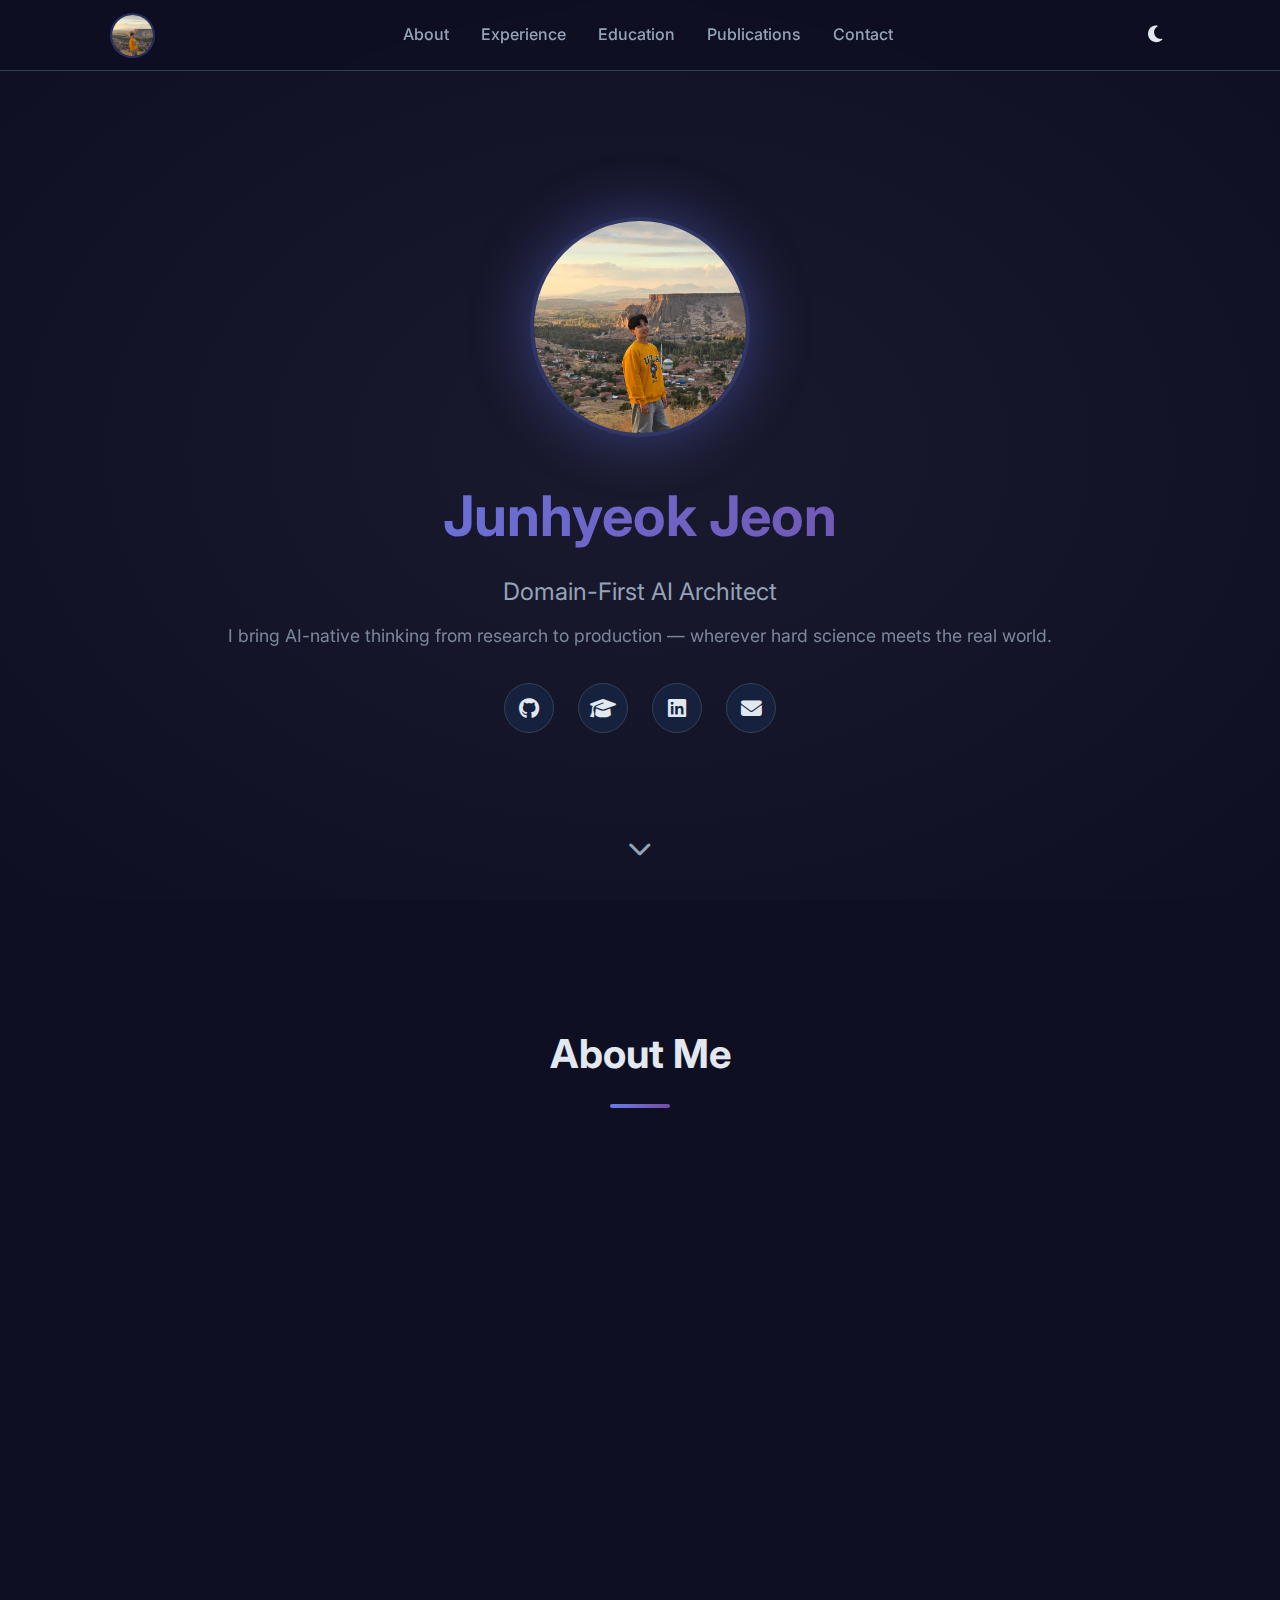
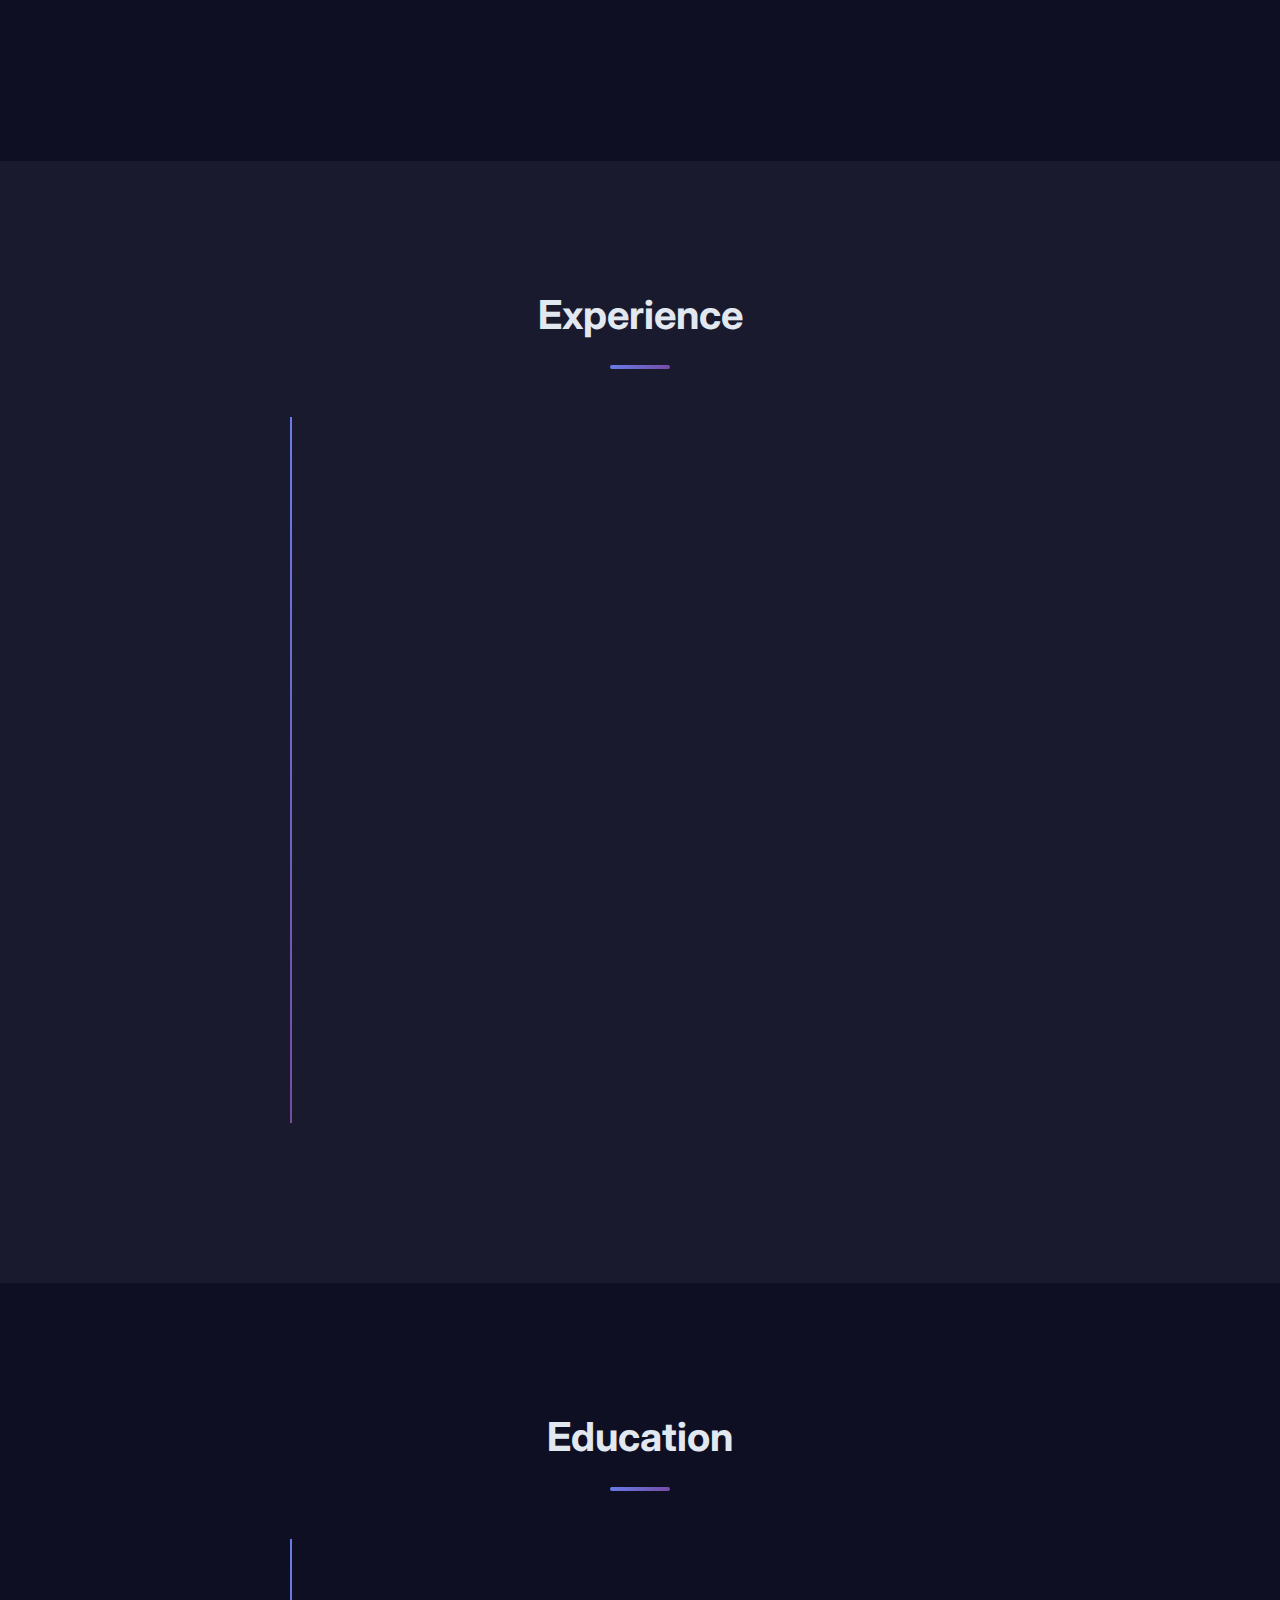
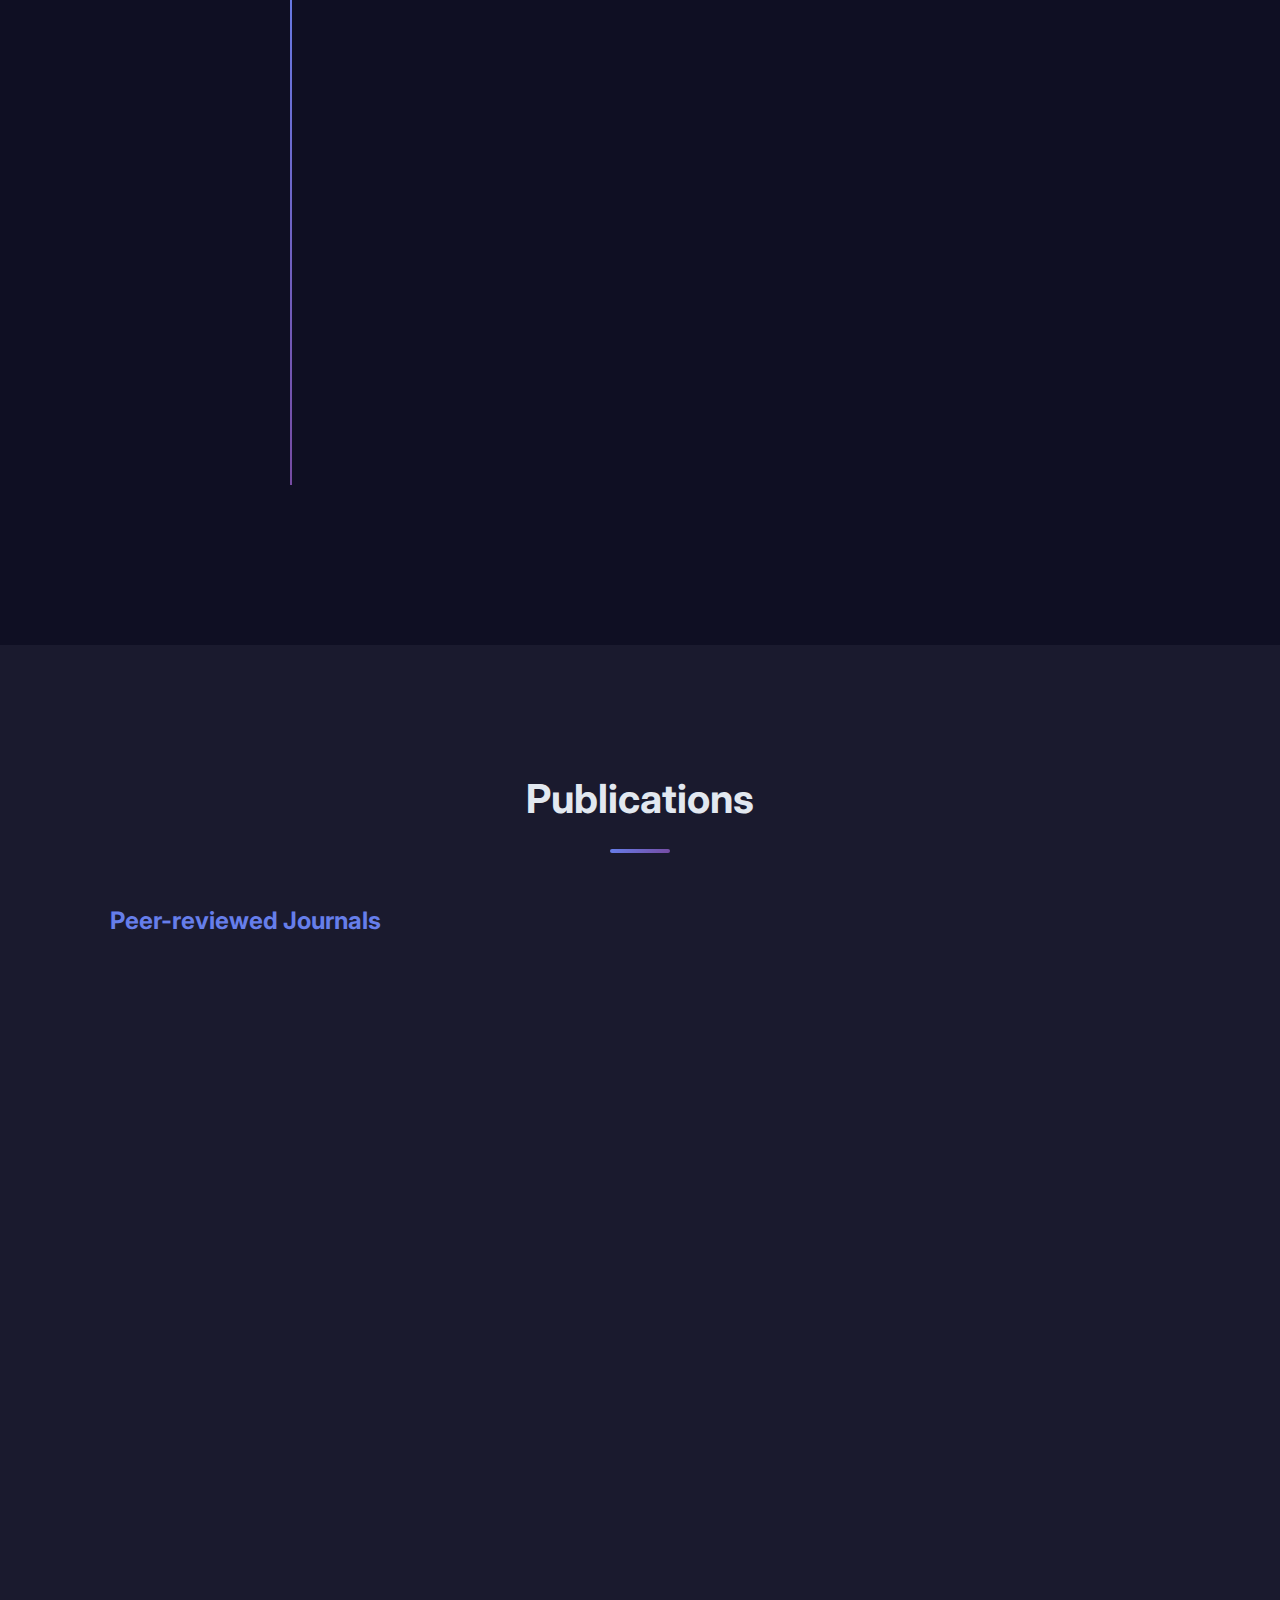
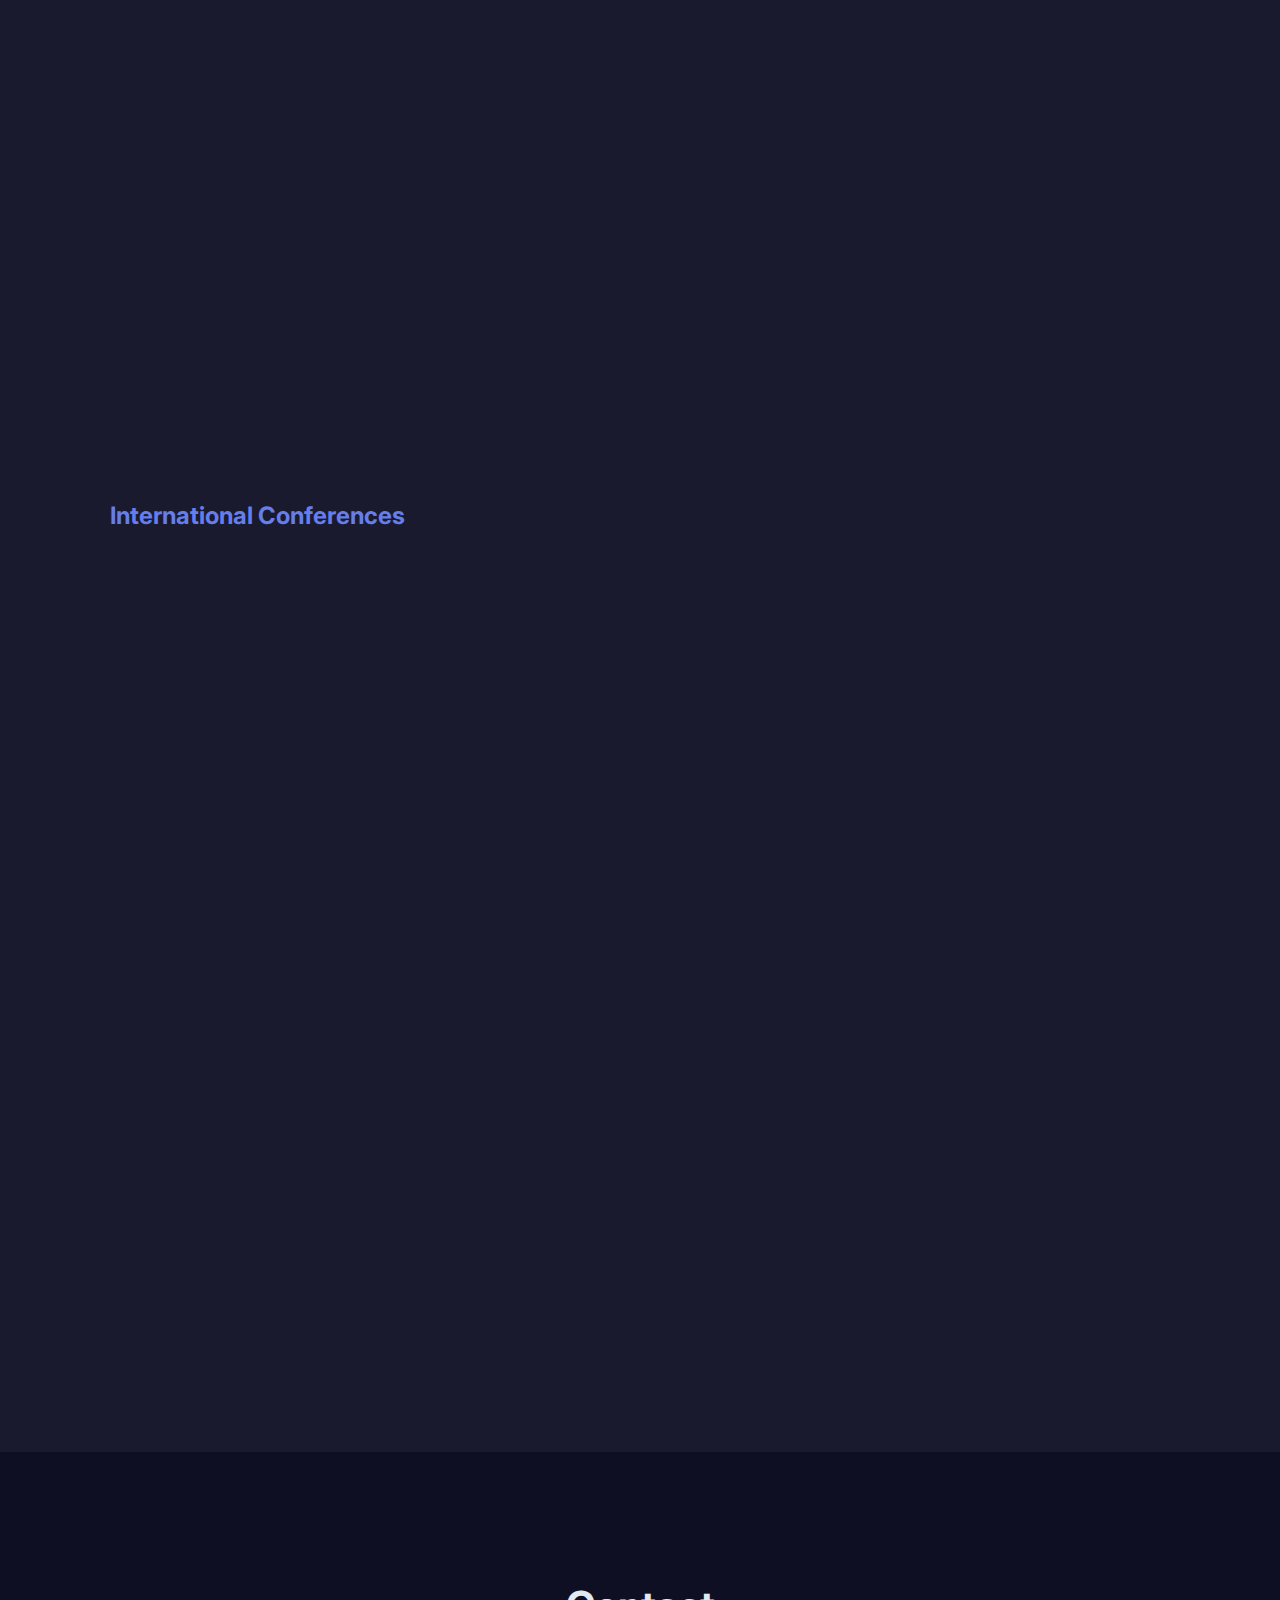
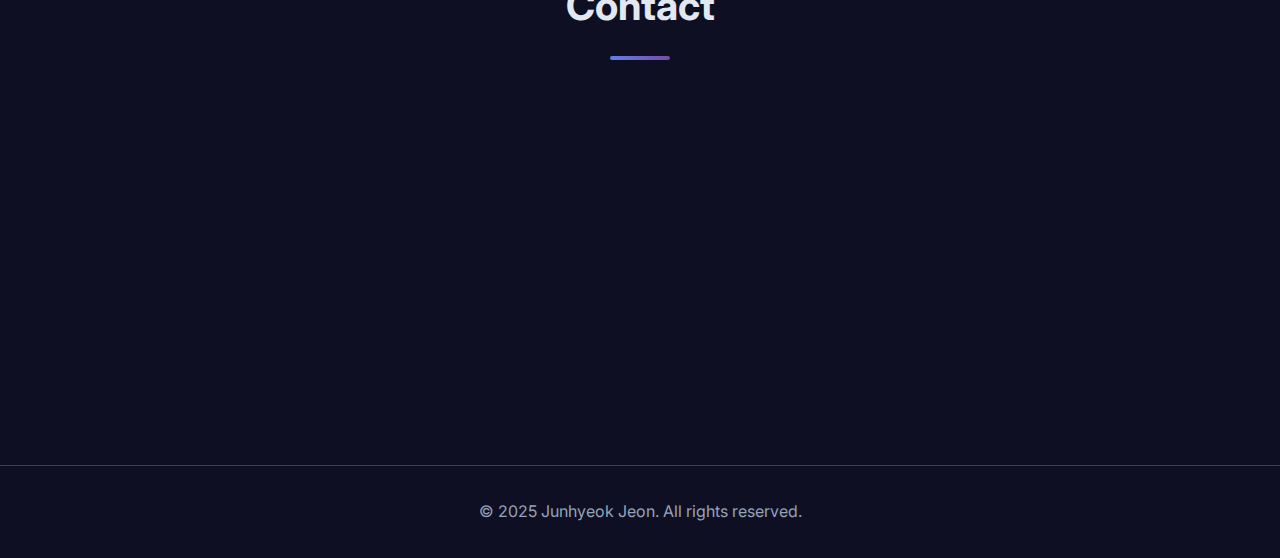
<file: index.html>
<!DOCTYPE html>
<html lang="en">
<head>
    <meta charset="UTF-8">
    <meta name="viewport" content="width=device-width, initial-scale=1.0">
    <title>Junhyeok Jeon | Domain-First AI Architect</title>
    <meta name="description" content="Junhyeok Jeon - Domain-First AI Architect bringing AI-native thinking from research to production. PhD from KAIST.">
    <meta name="keywords" content="Junhyeok Jeon, AI, Bio AI, Drug Discovery, KAIST, Machine Learning, Semiconductor, AI Architect">

    <!-- Open Graph -->
    <meta property="og:title" content="Junhyeok Jeon | Domain-First AI Architect">
    <meta property="og:description" content="Domain-First AI Architect bringing AI-native thinking from research to production.">
    <meta property="og:type" content="website">
    <meta property="og:url" content="https://jhjeonkaist.github.io">

    <!-- Fonts -->
    <link rel="preconnect" href="https://fonts.googleapis.com">
    <link rel="preconnect" href="https://fonts.gstatic.com" crossorigin>
    <link href="https://fonts.googleapis.com/css2?family=Inter:wght@300;400;500;600;700&display=swap" rel="stylesheet">

    <!-- Icons -->
    <link rel="stylesheet" href="https://cdnjs.cloudflare.com/ajax/libs/font-awesome/6.5.1/css/all.min.css">

    <!-- Styles -->
    <link rel="stylesheet" href="css/style.css">
</head>
<body>
    <!-- Navigation -->
    <nav class="navbar">
        <div class="nav-container">
            <a href="#" class="nav-logo">
                <img src="images/profile.jpg" alt="Junhyeok Jeon" class="nav-logo-img">
            </a>
            <button class="nav-toggle" aria-label="Toggle navigation">
                <span></span>
                <span></span>
                <span></span>
            </button>
            <ul class="nav-menu">
                <li><a href="#about">About</a></li>
                <li><a href="#experience">Experience</a></li>
                <li><a href="#education">Education</a></li>
                <li><a href="#publications">Publications</a></li>
                <li><a href="#contact">Contact</a></li>
            </ul>
            <button class="theme-toggle" aria-label="Toggle theme">
                <i class="fas fa-moon"></i>
            </button>
        </div>
    </nav>

    <!-- Hero Section -->
    <section id="hero" class="hero">
        <div class="hero-content">
            <div class="hero-image">
                <img src="images/profile.jpg" alt="Junhyeok Jeon" class="profile-avatar">
            </div>
            <h1 class="gradient-text">Junhyeok Jeon</h1>
            <p class="hero-subtitle">Domain-First AI Architect</p>
            <p class="hero-tagline">I bring AI-native thinking from research to production — wherever hard science meets the real world.</p>
            <div class="social-links">
                <a href="https://github.com/jhjeonkaist" target="_blank" rel="noopener" aria-label="GitHub">
                    <i class="fab fa-github"></i>
                </a>
                <a href="https://scholar.google.com/citations?user=MAlsMiIAAAAJ&hl=ko&oi=ao" target="_blank" rel="noopener" aria-label="Google Scholar">
                    <i class="fas fa-graduation-cap"></i>
                </a>
                <a href="https://www.linkedin.com/in/junhyeok-jeon-5b823532a/" target="_blank" rel="noopener" aria-label="LinkedIn">
                    <i class="fab fa-linkedin"></i>
                </a>
                <a href="mailto:hyeok797@gmail.com" aria-label="Email">
                    <i class="fas fa-envelope"></i>
                </a>
            </div>
        </div>
        <div class="scroll-indicator">
            <i class="fas fa-chevron-down"></i>
        </div>
    </section>

    <!-- About Section -->
    <section id="about" class="section">
        <div class="container">
            <h2 class="section-title">About Me</h2>
            <div class="about-content fade-in">
                <p>
                    I started at the intersection of biology and AI during my PhD, where I learned that the hardest part of applied AI isn't the model — it's understanding the domain deeply enough to ask the right question.
                </p>
                <p>
                    At HITS, I put that belief into practice. I led the bio-domain research behind <strong>HyperLab</strong>, an AI-powered drug discovery platform, and owned <strong>OmicsHorizon</strong> — Korea's first commercially deployed AI agent for biological data analysis. From research to architecture to product launch, I experienced the full lifecycle of turning deep science into a shipping product.
                </p>
                <p>
                    Now I'm bringing that same approach to semiconductor manufacturing — applying AI agents and data-driven methods to optimize processes at scale. The domain changes; the mindset doesn't. I treat AI not as a hammer looking for nails, but as a lens to rethink how complex physical systems are understood and operated.
                </p>
                <p>
                    <strong>I'm most energized when I can go end-to-end — from asking the right question, to building the solution, to shipping it.</strong>
                </p>
            </div>
        </div>
    </section>

    <!-- Experience Section -->
    <section id="experience" class="section section-alt">
        <div class="container">
            <h2 class="section-title">Experience</h2>
            <div class="timeline">
                <div class="timeline-item fade-in">
                    <div class="timeline-marker"></div>
                    <div class="timeline-content">
                        <span class="timeline-date">2026.03 - Present</span>
                        <div class="timeline-header">
                            <img src="images/logos/skhynix.png" alt="SK Hynix" class="institution-logo">
                            <h3>SK Hynix Research</h3>
                        </div>
                        <p class="timeline-role">NAND Process Engineer</p>
                        <p>Applying AI-native approaches to semiconductor process development and optimization.</p>
                    </div>
                </div>
                <div class="timeline-item fade-in">
                    <div class="timeline-marker"></div>
                    <div class="timeline-content">
                        <span class="timeline-date">2024.09 - 2026.02</span>
                        <div class="timeline-header">
                            <img src="images/logos/hits.png" alt="HITS" class="institution-logo">
                            <h3><a href="https://hyperlab.ai" target="_blank" rel="noopener">HITS</a></h3>
                        </div>
                        <p class="timeline-role">AI Researcher</p>
                        <p>Led bio-AI research for HyperLab, a drug discovery platform; built and shipped OmicsHorizon — Korea's first commercial AI agent for biological data analysis.</p>
                        <div class="timeline-projects">
                            <div class="project-item">
                                <img src="images/logos/omics-horizon.svg" alt="OmicsHorizon" class="project-logo">
                                <div class="project-info">
                                    <strong>OmicsHorizon</strong>
                                    <span class="project-badge">Project Lead</span>
                                    <p>Korea's first commercial Bio AI Agent platform</p>
                                </div>
                            </div>
                            <div class="project-item">
                                <img src="images/logos/hyperlab.svg" alt="Hyperlab" class="project-logo">
                                <div class="project-info">
                                    <strong>Hyperlab</strong>
                                    <p>AI Drug Discovery Platform</p>
                                </div>
                            </div>
                        </div>
                    </div>
                </div>
            </div>
        </div>
    </section>

    <!-- Education Section -->
    <section id="education" class="section">
        <div class="container">
            <h2 class="section-title">Education</h2>
            <div class="timeline">
                <div class="timeline-item fade-in">
                    <div class="timeline-marker"></div>
                    <div class="timeline-content">
                        <span class="timeline-date">2021.03 - 2024.08</span>
                        <div class="timeline-header">
                            <img src="images/logos/kaist.png" alt="KAIST" class="institution-logo kaist">
                            <h3>Ph.D., Chemical and Biomolecular Engineering</h3>
                        </div>
                        <p class="timeline-lab timeline-lab-right"><i class="fas fa-flask"></i> <a href="https://sbml.kaist.ac.kr" target="_blank" rel="noopener">Systems Biology and Medicine Lab</a></p>
                    </div>
                </div>
                <div class="timeline-item fade-in">
                    <div class="timeline-marker"></div>
                    <div class="timeline-content">
                        <span class="timeline-date">2018.09 - 2021.02</span>
                        <div class="timeline-header">
                            <img src="images/logos/kaist.png" alt="KAIST" class="institution-logo kaist">
                            <h3>M.S., Chemical and Biomolecular Engineering</h3>
                        </div>
                        <p class="timeline-lab timeline-lab-right"><i class="fas fa-flask"></i> <a href="https://sbml.kaist.ac.kr" target="_blank" rel="noopener">Systems Biology and Medicine Lab</a></p>
                    </div>
                </div>
                <div class="timeline-item fade-in">
                    <div class="timeline-marker"></div>
                    <div class="timeline-content">
                        <span class="timeline-date">2013.02 - 2018.08</span>
                        <div class="timeline-header">
                            <img src="images/logos/kaist.png" alt="KAIST" class="institution-logo kaist">
                            <h3>B.S., Chemical and Biomolecular Engineering</h3>
                        </div>
                    </div>
                </div>
            </div>
        </div>
    </section>

    <!-- Publications Section -->
    <section id="publications" class="section section-alt">
        <div class="container">
            <h2 class="section-title">Publications</h2>

            <h3 class="subsection-title">Peer-reviewed Journals</h3>
            <div class="publications-list">
                <div class="publication-card fade-in featured">
                    <div class="publication-year">2025</div>
                    <div class="publication-content">
                        <h4>Predicting the physiological effects of multiple drugs using electronic health record</h4>
                        <p class="authors"><strong>Jeon, J.</strong><sup>*</sup>, Hong, E.<sup>*</sup>, Kim, J. Y., Lee, S. &amp; Kim, H. U.</p>
                        <p class="venue">Computers in Biology and Medicine, 184: 109485</p>
                        <p class="note"><sup>*</sup>co-first authors</p>
                        <span class="impact-badge">IF: 7.0</span>
                        <span class="rank-badge">Rank: 2/66 | Mathematical &amp; Computational Biology</span>
                    </div>
                </div>

                <div class="publication-card fade-in">
                    <div class="publication-year">2023</div>
                    <div class="publication-content">
                        <h4>Proteomic analysis for the effects of non-saponin fraction with rich polysaccharide from Korean Red Ginseng on Alzheimer's disease in a mouse model</h4>
                        <p class="authors">Kim, S.<sup>*</sup>, Nam, Y.<sup>*</sup>, Kim, M. J.<sup>*</sup>, Kwon, S. H.<sup>*</sup>, <strong>Jeon, J.</strong><sup>*</sup>, Shin, S. J., ... &amp; Moon, M.</p>
                        <p class="venue">Journal of Ginseng Research, 47(2), 302-310</p>
                        <p class="note"><sup>*</sup>co-first authors</p>
                        <span class="impact-badge">IF: 6.8</span>
                        <span class="rank-badge">Rank: 1/43 | Integrative &amp; Complementary Medicine</span>
                        <span class="rank-badge">Rank: 5/72 | Chemistry, Medicinal</span>
                    </div>
                </div>

                <div class="publication-card fade-in">
                    <div class="publication-year">2023</div>
                    <div class="publication-content">
                        <h4>Recent development of machine learning models for the prediction of drug-drug interactions</h4>
                        <p class="authors">Hong, E., <strong>Jeon, J.</strong>, &amp; Kim, H. U.</p>
                        <p class="venue">Korean Journal of Chemical Engineering, 40(2), 276-285</p>
                    </div>
                </div>

                <div class="publication-card fade-in featured">
                    <div class="publication-year">2021</div>
                    <div class="publication-content">
                        <h4>Predicting biochemical and physiological effects of natural products from molecular structures using machine learning</h4>
                        <p class="authors"><strong>Jeon, J.</strong><sup>*</sup>, Kang, S.<sup>*</sup>, &amp; Kim, H. U.</p>
                        <p class="venue">Natural Product Reports, 38(11), 1954-1966</p>
                        <p class="note"><sup>*</sup>co-first authors</p>
                        <span class="impact-badge highlight">IF: 15.111 | Cover Article</span>
                        <span class="rank-badge">Rank: 1/63 | Chemistry, Medicinal</span>
                        <span class="rank-badge">Rank: 1/56 | Chemistry, Organic</span>
                    </div>
                </div>

                <div class="publication-card fade-in">
                    <div class="publication-year">2020</div>
                    <div class="publication-content">
                        <h4>Setup of a scientific computing environment for computational biology: Simulation of a genome-scale metabolic model of Escherichia coli as an example</h4>
                        <p class="authors"><strong>Jeon, J.</strong>, &amp; Kim, H. U.</p>
                        <p class="venue">Journal of Microbiology, 58, 227-234</p>
                    </div>
                </div>
            </div>

            <h3 class="subsection-title">International Conferences</h3>
            <div class="publications-list">
                <div class="publication-card fade-in conference">
                    <div class="publication-year">2025</div>
                    <div class="publication-content">
                        <h4>MoAgent: A Hypothesis-Driven Multi-Agent Framework for Drug Mechanism of Action Discovery</h4>
                        <p class="authors">Kim, J. H., Moon, S., Kim, S., <strong>Jeon, J.</strong>, Kim, T., Seo, J., ... &amp; Kim, W. Y.</p>
                        <p class="venue">NeurIPS 2025 Workshop on Multi-modal Foundation Models and LLMs for Life Sciences</p>
                        <span class="presentation-badge">Poster</span>
                    </div>
                </div>

                <div class="publication-card fade-in conference">
                    <div class="publication-year">2024</div>
                    <div class="publication-content">
                        <h4>A systematic framework for predicting adverse drug reaction signals using medical data</h4>
                        <p class="authors"><strong>Jeon, J.</strong>, Hong, E., Kim, H. U.</p>
                        <p class="venue">AACR Annual Meeting, San Diego, USA</p>
                        <span class="presentation-badge">Poster</span>
                    </div>
                </div>

                <div class="publication-card fade-in conference">
                    <div class="publication-year">2023</div>
                    <div class="publication-content">
                        <h4>Predicting the signals of adverse drug reactions on the basis of medical data</h4>
                        <p class="authors"><strong>Jeon, J.</strong>, Hong, E., Kim, H. U.</p>
                        <p class="venue">AACR Annual Meeting, Orlando, USA</p>
                        <span class="presentation-badge">Poster</span>
                    </div>
                </div>

                <div class="publication-card fade-in conference">
                    <div class="publication-year">2020</div>
                    <div class="publication-content">
                        <h4>Predicting the effects of small molecules on transcriptome of cancer cell lines using deep learning</h4>
                        <p class="authors"><strong>Jeon, J.</strong>, Lee, S. M., Lee, G., Kim, H. U.</p>
                        <p class="venue">AACR Annual Meeting II, San Diego (virtual), USA</p>
                        <span class="presentation-badge oral">Oral</span>
                    </div>
                </div>
            </div>
        </div>
    </section>

    <!-- Contact Section -->
    <section id="contact" class="section">
        <div class="container">
            <h2 class="section-title">Contact</h2>
            <div class="contact-content fade-in">
                <p>Feel free to reach out for collaborations or discussions.</p>
                <a href="mailto:hyeok797@gmail.com" class="contact-email">
                    <i class="fas fa-envelope"></i>
                    hyeok797@gmail.com
                </a>
                <div class="social-links contact-social">
                    <a href="https://github.com/jhjeonkaist" target="_blank" rel="noopener" aria-label="GitHub">
                        <i class="fab fa-github"></i>
                    </a>
                    <a href="https://scholar.google.com/citations?user=MAlsMiIAAAAJ&hl=ko&oi=ao" target="_blank" rel="noopener" aria-label="Google Scholar">
                        <i class="fas fa-graduation-cap"></i>
                    </a>
                    <a href="https://www.linkedin.com/in/junhyeok-jeon-5b823532a/" target="_blank" rel="noopener" aria-label="LinkedIn">
                        <i class="fab fa-linkedin"></i>
                    </a>
                </div>
            </div>
        </div>
    </section>

    <!-- Footer -->
    <footer class="footer">
        <div class="container">
            <p>&copy; 2025 Junhyeok Jeon. All rights reserved.</p>
        </div>
    </footer>

    <script src="js/main.js"></script>
</body>
</html>
</file>
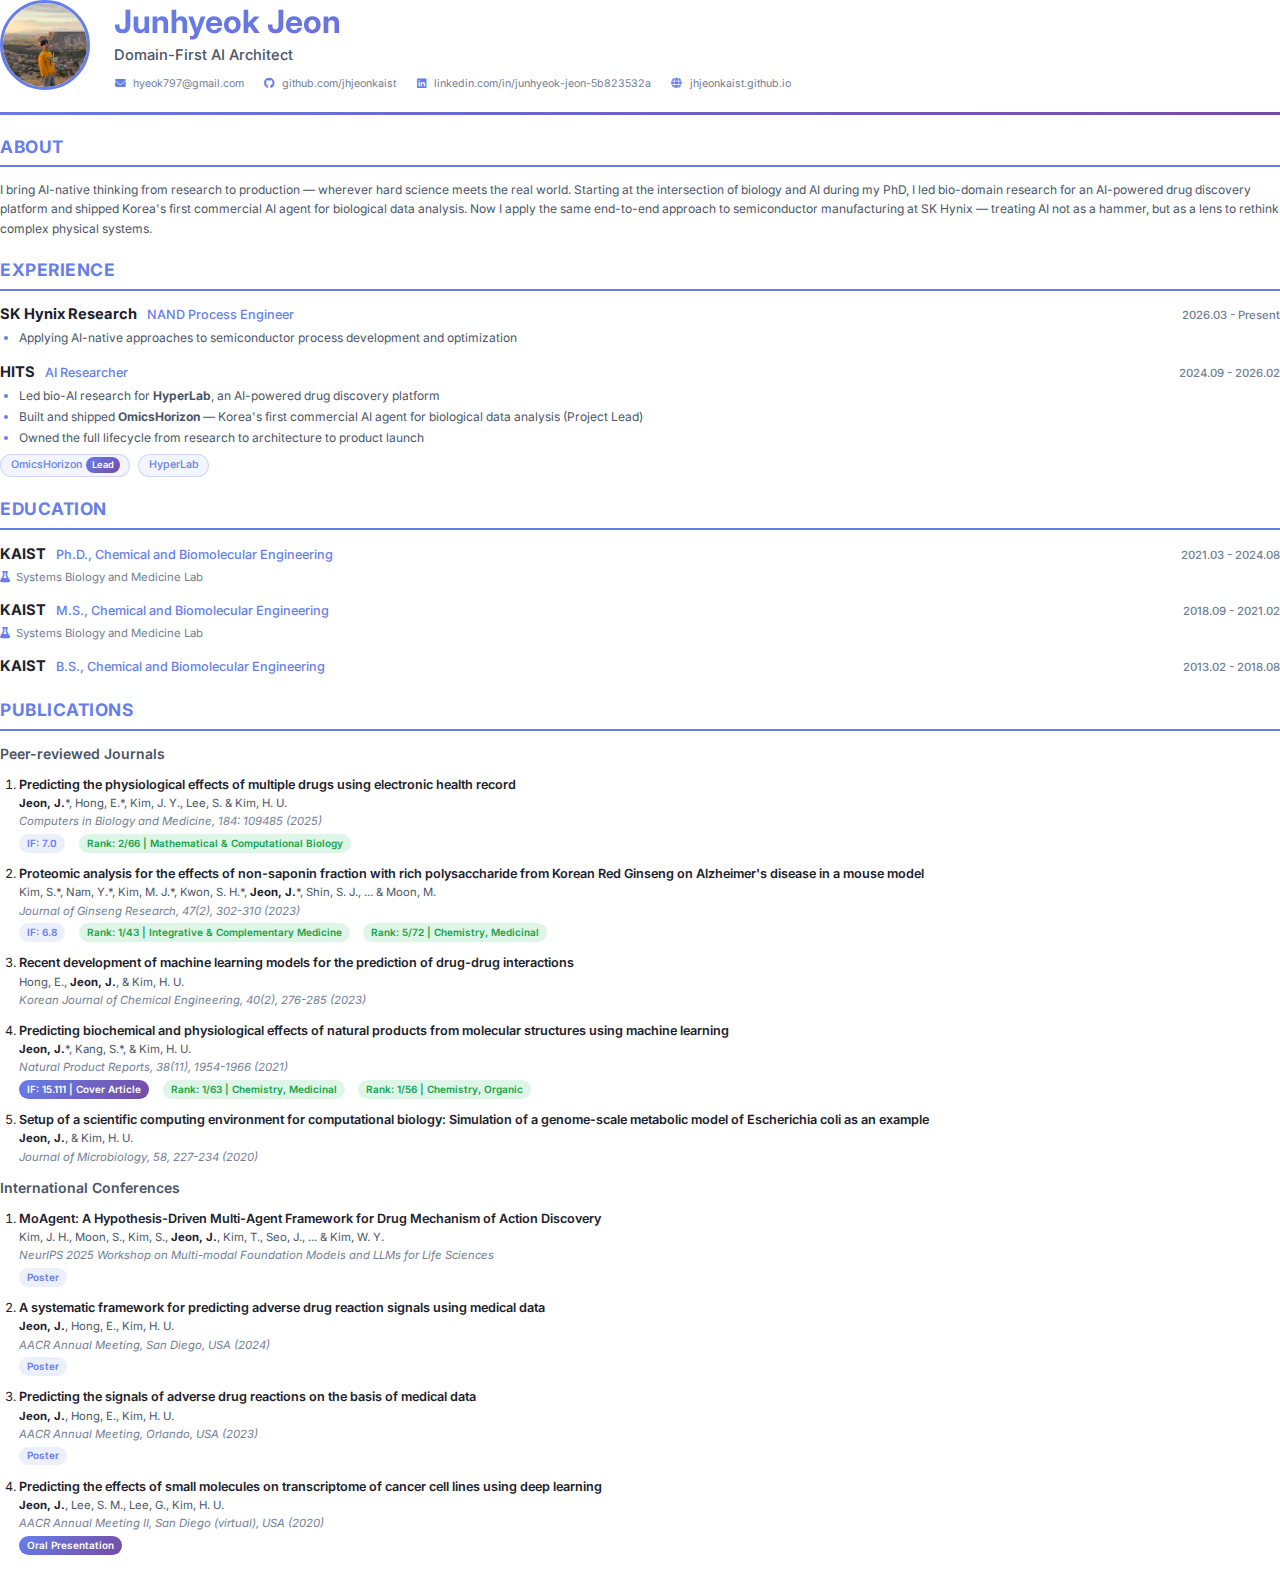
<file: resume/resume.html>
<!DOCTYPE html>
<html lang="en">
<head>
    <meta charset="UTF-8">
    <meta name="viewport" content="width=device-width, initial-scale=1.0">
    <title>Junhyeok Jeon - Resume</title>

    <!-- Fonts -->
    <link rel="preconnect" href="https://fonts.googleapis.com">
    <link rel="preconnect" href="https://fonts.gstatic.com" crossorigin>
    <link href="https://fonts.googleapis.com/css2?family=Inter:wght@300;400;500;600;700&display=swap" rel="stylesheet">

    <!-- Icons -->
    <link rel="stylesheet" href="https://cdnjs.cloudflare.com/ajax/libs/font-awesome/6.5.1/css/all.min.css">

    <!-- Resume Styles -->
    <link rel="stylesheet" href="resume.css">
</head>
<body>

    <!-- ==================== PAGE 1 ==================== -->

    <!-- Header -->
    <header class="header">
        <div class="header-left">
            <img src="../images/profile.jpg" alt="Junhyeok Jeon" class="profile-photo">
        </div>
        <div class="header-right">
            <h1 class="name">Junhyeok Jeon</h1>
            <p class="tagline">Domain-First AI Architect</p>
            <div class="contact-row">
                <span class="contact-item">
                    <i class="fas fa-envelope"></i> hyeok797@gmail.com
                </span>
                <span class="contact-item">
                    <i class="fab fa-github"></i> github.com/jhjeonkaist
                </span>
                <span class="contact-item">
                    <i class="fab fa-linkedin"></i> linkedin.com/in/junhyeok-jeon-5b823532a
                </span>
                <span class="contact-item">
                    <i class="fas fa-globe"></i> jhjeonkaist.github.io
                </span>
            </div>
        </div>
    </header>

    <!-- About -->
    <section class="section">
        <h2 class="section-title">About</h2>
        <div class="about-text">
            <p>
                I bring AI-native thinking from research to production — wherever hard science meets the real world.
                Starting at the intersection of biology and AI during my PhD, I led bio-domain research for an AI-powered drug discovery platform
                and shipped Korea's first commercial AI agent for biological data analysis. Now I apply the same end-to-end approach
                to semiconductor manufacturing at SK Hynix — treating AI not as a hammer, but as a lens to rethink complex physical systems.
            </p>
        </div>
    </section>

    <!-- Experience -->
    <section class="section">
        <h2 class="section-title">Experience</h2>

        <div class="entry">
            <div class="entry-header">
                <div class="entry-title-group">
                    <h3 class="entry-title">SK Hynix Research</h3>
                    <span class="entry-role">NAND Process Engineer</span>
                </div>
                <span class="entry-date">2026.03 - Present</span>
            </div>
            <ul class="entry-details">
                <li>Applying AI-native approaches to semiconductor process development and optimization</li>
            </ul>
        </div>

        <div class="entry">
            <div class="entry-header">
                <div class="entry-title-group">
                    <h3 class="entry-title">HITS</h3>
                    <span class="entry-role">AI Researcher</span>
                </div>
                <span class="entry-date">2024.09 - 2026.02</span>
            </div>
            <ul class="entry-details">
                <li>Led bio-AI research for <strong>HyperLab</strong>, an AI-powered drug discovery platform</li>
                <li>Built and shipped <strong>OmicsHorizon</strong> — Korea's first commercial AI agent for biological data analysis (Project Lead)</li>
                <li>Owned the full lifecycle from research to architecture to product launch</li>
            </ul>
            <div class="project-tags">
                <span class="project-tag">OmicsHorizon <span class="tag-badge">Lead</span></span>
                <span class="project-tag">HyperLab</span>
            </div>
        </div>
    </section>

    <!-- Education -->
    <section class="section">
        <h2 class="section-title">Education</h2>

        <div class="entry">
            <div class="entry-header">
                <div class="entry-title-group">
                    <h3 class="entry-title">KAIST</h3>
                    <span class="entry-role">Ph.D., Chemical and Biomolecular Engineering</span>
                </div>
                <span class="entry-date">2021.03 - 2024.08</span>
            </div>
            <p class="entry-sub"><i class="fas fa-flask"></i> Systems Biology and Medicine Lab</p>
        </div>

        <div class="entry">
            <div class="entry-header">
                <div class="entry-title-group">
                    <h3 class="entry-title">KAIST</h3>
                    <span class="entry-role">M.S., Chemical and Biomolecular Engineering</span>
                </div>
                <span class="entry-date">2018.09 - 2021.02</span>
            </div>
            <p class="entry-sub"><i class="fas fa-flask"></i> Systems Biology and Medicine Lab</p>
        </div>

        <div class="entry">
            <div class="entry-header">
                <div class="entry-title-group">
                    <h3 class="entry-title">KAIST</h3>
                    <span class="entry-role">B.S., Chemical and Biomolecular Engineering</span>
                </div>
                <span class="entry-date">2013.02 - 2018.08</span>
            </div>
        </div>
    </section>

    <!-- ==================== PAGE 2 ==================== -->

    <!-- Publications: Journals -->
    <section class="section page-break-before">
        <h2 class="section-title">Publications</h2>
        <h3 class="subsection-title">Peer-reviewed Journals</h3>

        <ol class="publication-list">
            <li class="publication-item">
                <div class="pub-title">Predicting the physiological effects of multiple drugs using electronic health record</div>
                <div class="pub-authors"><strong>Jeon, J.</strong>*, Hong, E.*, Kim, J. Y., Lee, S. &amp; Kim, H. U.</div>
                <div class="pub-venue">Computers in Biology and Medicine, 184: 109485 (2025)</div>
                <span class="pub-badge">IF: 7.0</span>
                <span class="pub-badge rank">Rank: 2/66 | Mathematical &amp; Computational Biology</span>
            </li>

            <li class="publication-item">
                <div class="pub-title">Proteomic analysis for the effects of non-saponin fraction with rich polysaccharide from Korean Red Ginseng on Alzheimer's disease in a mouse model</div>
                <div class="pub-authors">Kim, S.*, Nam, Y.*, Kim, M. J.*, Kwon, S. H.*, <strong>Jeon, J.</strong>*, Shin, S. J., ... &amp; Moon, M.</div>
                <div class="pub-venue">Journal of Ginseng Research, 47(2), 302-310 (2023)</div>
                <span class="pub-badge">IF: 6.8</span>
                <span class="pub-badge rank">Rank: 1/43 | Integrative &amp; Complementary Medicine</span>
                <span class="pub-badge rank">Rank: 5/72 | Chemistry, Medicinal</span>
            </li>

            <li class="publication-item">
                <div class="pub-title">Recent development of machine learning models for the prediction of drug-drug interactions</div>
                <div class="pub-authors">Hong, E., <strong>Jeon, J.</strong>, &amp; Kim, H. U.</div>
                <div class="pub-venue">Korean Journal of Chemical Engineering, 40(2), 276-285 (2023)</div>
            </li>

            <li class="publication-item">
                <div class="pub-title">Predicting biochemical and physiological effects of natural products from molecular structures using machine learning</div>
                <div class="pub-authors"><strong>Jeon, J.</strong>*, Kang, S.*, &amp; Kim, H. U.</div>
                <div class="pub-venue">Natural Product Reports, 38(11), 1954-1966 (2021)</div>
                <span class="pub-badge highlight">IF: 15.111 | Cover Article</span>
                <span class="pub-badge rank">Rank: 1/63 | Chemistry, Medicinal</span>
                <span class="pub-badge rank">Rank: 1/56 | Chemistry, Organic</span>
            </li>

            <li class="publication-item">
                <div class="pub-title">Setup of a scientific computing environment for computational biology: Simulation of a genome-scale metabolic model of Escherichia coli as an example</div>
                <div class="pub-authors"><strong>Jeon, J.</strong>, &amp; Kim, H. U.</div>
                <div class="pub-venue">Journal of Microbiology, 58, 227-234 (2020)</div>
            </li>
        </ol>

        <h3 class="subsection-title">International Conferences</h3>

        <ol class="publication-list">
            <li class="publication-item">
                <div class="pub-title">MoAgent: A Hypothesis-Driven Multi-Agent Framework for Drug Mechanism of Action Discovery</div>
                <div class="pub-authors">Kim, J. H., Moon, S., Kim, S., <strong>Jeon, J.</strong>, Kim, T., Seo, J., ... &amp; Kim, W. Y.</div>
                <div class="pub-venue">NeurIPS 2025 Workshop on Multi-modal Foundation Models and LLMs for Life Sciences</div>
                <span class="pub-badge">Poster</span>
            </li>

            <li class="publication-item">
                <div class="pub-title">A systematic framework for predicting adverse drug reaction signals using medical data</div>
                <div class="pub-authors"><strong>Jeon, J.</strong>, Hong, E., Kim, H. U.</div>
                <div class="pub-venue">AACR Annual Meeting, San Diego, USA (2024)</div>
                <span class="pub-badge">Poster</span>
            </li>

            <li class="publication-item">
                <div class="pub-title">Predicting the signals of adverse drug reactions on the basis of medical data</div>
                <div class="pub-authors"><strong>Jeon, J.</strong>, Hong, E., Kim, H. U.</div>
                <div class="pub-venue">AACR Annual Meeting, Orlando, USA (2023)</div>
                <span class="pub-badge">Poster</span>
            </li>

            <li class="publication-item">
                <div class="pub-title">Predicting the effects of small molecules on transcriptome of cancer cell lines using deep learning</div>
                <div class="pub-authors"><strong>Jeon, J.</strong>, Lee, S. M., Lee, G., Kim, H. U.</div>
                <div class="pub-venue">AACR Annual Meeting II, San Diego (virtual), USA (2020)</div>
                <span class="pub-badge oral">Oral Presentation</span>
            </li>
        </ol>
    </section>

</body>
</html>
</file>
<file: css/style.css>
/* CSS Variables */
:root {
    --primary: #667eea;
    --secondary: #764ba2;
    --bg-dark: #0f0f23;
    --bg-dark-alt: #1a1a2e;
    --bg-light: #ffffff;
    --bg-light-alt: #f8fafc;
    --text-dark: #e2e8f0;
    --text-light: #1a202c;
    --text-muted-dark: #94a3b8;
    --text-muted-light: #64748b;
    --card-dark: #16213e;
    --card-light: #ffffff;
    --border-dark: #334155;
    --border-light: #e2e8f0;
    --gradient: linear-gradient(135deg, var(--primary), var(--secondary));
    --shadow: 0 10px 40px rgba(0, 0, 0, 0.3);
    --shadow-light: 0 10px 40px rgba(0, 0, 0, 0.1);
    --transition: all 0.3s ease;
}

/* Base Styles */
* {
    margin: 0;
    padding: 0;
    box-sizing: border-box;
}

html {
    scroll-behavior: smooth;
}

body {
    font-family: 'Inter', -apple-system, BlinkMacSystemFont, 'Segoe UI', sans-serif;
    background-color: var(--bg-dark);
    color: var(--text-dark);
    line-height: 1.7;
    transition: var(--transition);
}

body.light-mode {
    background-color: var(--bg-light);
    color: var(--text-light);
}

.container {
    max-width: 1100px;
    margin: 0 auto;
    padding: 0 20px;
}

/* Navigation */
.navbar {
    position: fixed;
    top: 0;
    left: 0;
    right: 0;
    z-index: 1000;
    background: rgba(15, 15, 35, 0.95);
    backdrop-filter: blur(10px);
    border-bottom: 1px solid var(--border-dark);
    transition: var(--transition);
}

body.light-mode .navbar {
    background: rgba(255, 255, 255, 0.95);
    border-bottom: 1px solid var(--border-light);
}

.nav-container {
    max-width: 1100px;
    margin: 0 auto;
    padding: 0 20px;
    display: flex;
    justify-content: space-between;
    align-items: center;
    height: 70px;
}

.nav-logo {
    font-size: 1.5rem;
    font-weight: 700;
    background: var(--gradient);
    -webkit-background-clip: text;
    -webkit-text-fill-color: transparent;
    background-clip: text;
    text-decoration: none;
    display: flex;
    align-items: center;
}

.nav-logo-img {
    width: 45px;
    height: 45px;
    border-radius: 50%;
    object-fit: cover;
    border: 2px solid rgba(102, 126, 234, 0.3);
    transition: var(--transition);
}

.nav-logo-img:hover {
    border-color: var(--primary);
    box-shadow: 0 0 15px rgba(102, 126, 234, 0.4);
}

.nav-menu {
    display: flex;
    list-style: none;
    gap: 2rem;
}

.nav-menu a {
    color: var(--text-muted-dark);
    text-decoration: none;
    font-weight: 500;
    transition: var(--transition);
    position: relative;
}

body.light-mode .nav-menu a {
    color: var(--text-muted-light);
}

.nav-menu a:hover {
    color: var(--primary);
}

.nav-menu a::after {
    content: '';
    position: absolute;
    bottom: -5px;
    left: 0;
    width: 0;
    height: 2px;
    background: var(--gradient);
    transition: var(--transition);
}

.nav-menu a:hover::after {
    width: 100%;
}

.nav-toggle {
    display: none;
    flex-direction: column;
    gap: 5px;
    background: none;
    border: none;
    cursor: pointer;
    padding: 5px;
}

.nav-toggle span {
    width: 25px;
    height: 2px;
    background: var(--text-dark);
    transition: var(--transition);
}

body.light-mode .nav-toggle span {
    background: var(--text-light);
}

.theme-toggle {
    background: none;
    border: none;
    color: var(--text-dark);
    font-size: 1.2rem;
    cursor: pointer;
    padding: 8px;
    border-radius: 50%;
    transition: var(--transition);
}

body.light-mode .theme-toggle {
    color: var(--text-light);
}

.theme-toggle:hover {
    background: rgba(102, 126, 234, 0.2);
}

/* Hero Section */
.hero {
    min-height: 100vh;
    display: flex;
    flex-direction: column;
    justify-content: center;
    align-items: center;
    text-align: center;
    padding: 100px 20px 50px;
    position: relative;
    background: radial-gradient(ellipse at center, var(--bg-dark-alt) 0%, var(--bg-dark) 100%);
}

body.light-mode .hero {
    background: radial-gradient(ellipse at center, var(--bg-light-alt) 0%, var(--bg-light) 100%);
}

.hero-content {
    animation: fadeInUp 1s ease-out;
}

.hero-image {
    margin-bottom: 2rem;
}

.profile-avatar {
    width: 220px;
    height: 220px;
    border-radius: 50%;
    object-fit: cover;
    margin: 0 auto;
    display: block;
    box-shadow: 0 0 60px rgba(102, 126, 234, 0.4);
    border: 4px solid rgba(102, 126, 234, 0.3);
}

.gradient-text {
    font-size: 3.5rem;
    font-weight: 700;
    background: var(--gradient);
    -webkit-background-clip: text;
    -webkit-text-fill-color: transparent;
    background-clip: text;
    margin-bottom: 0.5rem;
}

.hero-subtitle {
    font-size: 1.5rem;
    color: var(--text-muted-dark);
    margin-bottom: 0.5rem;
}

body.light-mode .hero-subtitle {
    color: var(--text-muted-light);
}

.hero-tagline {
    font-size: 1.1rem;
    color: var(--text-muted-dark);
    margin-bottom: 2rem;
    opacity: 0.8;
}

body.light-mode .hero-tagline {
    color: var(--text-muted-light);
}

.social-links {
    display: flex;
    gap: 1.5rem;
    justify-content: center;
}

.social-links a {
    width: 50px;
    height: 50px;
    border-radius: 50%;
    background: var(--card-dark);
    display: flex;
    align-items: center;
    justify-content: center;
    color: var(--text-dark);
    font-size: 1.3rem;
    text-decoration: none;
    transition: var(--transition);
    border: 1px solid var(--border-dark);
}

body.light-mode .social-links a {
    background: var(--card-light);
    color: var(--text-light);
    border: 1px solid var(--border-light);
}

.social-links a:hover {
    background: var(--gradient);
    color: white;
    transform: translateY(-5px);
    box-shadow: 0 10px 30px rgba(102, 126, 234, 0.4);
}

.scroll-indicator {
    position: absolute;
    bottom: 30px;
    animation: bounce 2s infinite;
    color: var(--text-muted-dark);
    font-size: 1.5rem;
}

/* Sections */
.section {
    padding: 120px 0;
}

.section-alt {
    background: var(--bg-dark-alt);
}

body.light-mode .section-alt {
    background: var(--bg-light-alt);
}

.section-title {
    font-size: 2.5rem;
    font-weight: 700;
    text-align: center;
    margin-bottom: 3rem;
    position: relative;
}

.section-title::after {
    content: '';
    display: block;
    width: 60px;
    height: 4px;
    background: var(--gradient);
    margin: 1rem auto 0;
    border-radius: 2px;
}

.subsection-title {
    font-size: 1.5rem;
    margin: 2rem 0 1.5rem;
    color: var(--primary);
}

/* About Section */
.about-content {
    max-width: 800px;
    margin: 0 auto;
    text-align: left;
}

.about-content p {
    margin-bottom: 1.5rem;
    font-size: 1.1rem;
    color: var(--text-muted-dark);
}

body.light-mode .about-content p {
    color: var(--text-muted-light);
}

.about-content strong {
    color: var(--primary);
}

.research-tags {
    display: flex;
    flex-wrap: wrap;
    gap: 0.75rem;
    justify-content: flex-start;
    margin-top: 2rem;
}

.tag {
    padding: 0.5rem 1.25rem;
    background: rgba(102, 126, 234, 0.15);
    border: 1px solid rgba(102, 126, 234, 0.3);
    border-radius: 25px;
    font-size: 0.9rem;
    color: var(--primary);
    transition: var(--transition);
}

.tag:hover {
    background: var(--gradient);
    color: white;
    border-color: transparent;
}

/* Timeline */
.timeline {
    position: relative;
    max-width: 700px;
    margin: 0 auto;
}

.timeline::before {
    content: '';
    position: absolute;
    left: 0;
    top: 0;
    bottom: 0;
    width: 2px;
    background: var(--gradient);
}

.timeline-item {
    position: relative;
    padding-left: 40px;
    margin-bottom: 2.5rem;
}

.timeline-marker {
    position: absolute;
    left: -7px;
    top: 5px;
    width: 16px;
    height: 16px;
    border-radius: 50%;
    background: var(--gradient);
    box-shadow: 0 0 20px rgba(102, 126, 234, 0.5);
}

.timeline-content {
    background: var(--card-dark);
    padding: 1.5rem;
    border-radius: 12px;
    border: 1px solid var(--border-dark);
    transition: var(--transition);
}

body.light-mode .timeline-content {
    background: var(--card-light);
    border: 1px solid var(--border-light);
    box-shadow: var(--shadow-light);
}

.timeline-content:hover {
    transform: translateX(5px);
    box-shadow: var(--shadow);
}

.timeline-date {
    display: inline-block;
    padding: 0.25rem 0.75rem;
    background: var(--gradient);
    color: white;
    border-radius: 15px;
    font-size: 0.85rem;
    font-weight: 500;
    margin-bottom: 0.75rem;
}

.timeline-content h3 {
    font-size: 1.25rem;
    margin-bottom: 0.25rem;
}

.timeline-role {
    color: var(--primary);
    font-weight: 500;
    margin-bottom: 0.5rem;
}

.timeline-role a {
    color: var(--primary);
    text-decoration: none;
    transition: var(--transition);
}

.timeline-role a:hover {
    text-decoration: underline;
}

.timeline-content p:last-child {
    color: var(--text-muted-dark);
    margin: 0;
}

body.light-mode .timeline-content p:last-child {
    color: var(--text-muted-light);
}

/* Timeline Header with Logo */
.timeline-header {
    display: flex;
    align-items: center;
    gap: 0.75rem;
    margin-bottom: 0.75rem;
}

.timeline-header h3 {
    margin-bottom: 0;
}

.timeline-header a {
    color: inherit;
    text-decoration: none;
    transition: var(--transition);
}

.timeline-header a:hover {
    color: var(--primary);
}

.institution-logo {
    width: 120px;
    height: auto;
    object-fit: contain;
    border-radius: 4px;
    flex-shrink: 0;
}

.institution-badge {
    display: inline-flex;
    align-items: center;
    justify-content: center;
    padding: 0.4rem 0.8rem;
    border-radius: 6px;
    font-size: 0.75rem;
    font-weight: 700;
    letter-spacing: 0.5px;
}

.institution-badge.hits {
    background: linear-gradient(135deg, #00d4aa, #00a896);
    color: white;
}

.timeline-lab {
    font-size: 0.9rem;
    color: var(--text-muted-dark);
    margin-top: 1rem;
}

.timeline-lab-right {
    text-align: right;
}

body.light-mode .timeline-lab {
    color: var(--text-muted-light);
}

.timeline-lab i {
    color: var(--primary);
    margin-right: 0.25rem;
}

.timeline-lab a {
    color: var(--primary);
    text-decoration: none;
    transition: var(--transition);
}

.timeline-lab a:hover {
    text-decoration: underline;
}

/* Project Items in Timeline */
.timeline-projects {
    margin-top: 1rem;
    display: flex;
    flex-direction: column;
    gap: 0.75rem;
}

.project-item {
    display: flex;
    align-items: center;
    gap: 1rem;
    padding: 0.75rem;
    background: rgba(102, 126, 234, 0.1);
    border-radius: 8px;
    border-left: 3px solid var(--primary);
    transition: var(--transition);
}

body.light-mode .project-item {
    background: rgba(102, 126, 234, 0.08);
}

.project-item:hover {
    background: rgba(102, 126, 234, 0.2);
    transform: translateX(5px);
}

.project-logo {
    height: 32px;
    width: auto;
    max-width: 100px;
    object-fit: contain;
}

.project-info {
    flex: 1;
}

.project-info strong {
    display: inline;
    font-size: 0.95rem;
}

.project-badge {
    display: inline-block;
    padding: 0.15rem 0.5rem;
    background: var(--gradient);
    color: white;
    border-radius: 10px;
    font-size: 0.7rem;
    font-weight: 600;
    margin-left: 0.5rem;
    vertical-align: middle;
}

.project-info p {
    font-size: 0.85rem;
    color: var(--text-muted-dark);
    margin: 0.25rem 0 0 0;
}

body.light-mode .project-info p {
    color: var(--text-muted-light);
}

/* Publications */
.publications-list {
    display: flex;
    flex-direction: column;
    gap: 1.5rem;
}

.publication-card {
    display: flex;
    gap: 1.5rem;
    background: var(--card-dark);
    padding: 1.5rem;
    border-radius: 12px;
    border: 1px solid var(--border-dark);
    transition: var(--transition);
}

body.light-mode .publication-card {
    background: var(--card-light);
    border: 1px solid var(--border-light);
    box-shadow: var(--shadow-light);
}

.publication-card:hover {
    transform: translateY(-3px);
    box-shadow: var(--shadow);
}

.publication-card.featured {
    border: 2px solid var(--primary) !important;
    background: linear-gradient(135deg, rgba(102, 126, 234, 0.05), rgba(118, 75, 162, 0.05));
    box-shadow: 0 0 15px rgba(102, 126, 234, 0.15);
}

.publication-year {
    font-size: 1.5rem;
    font-weight: 700;
    color: var(--primary);
    min-width: 60px;
}

.publication-content h4 {
    font-size: 1.1rem;
    margin-bottom: 0.5rem;
    line-height: 1.4;
}

.publication-content .authors {
    color: var(--text-muted-dark);
    font-size: 0.95rem;
    margin-bottom: 0.25rem;
}

body.light-mode .publication-content .authors {
    color: var(--text-muted-light);
}

.publication-content .venue {
    color: var(--text-muted-dark);
    font-style: italic;
    font-size: 0.9rem;
    margin-bottom: 0.5rem;
}

body.light-mode .publication-content .venue {
    color: var(--text-muted-light);
}

.publication-content .note {
    font-size: 0.85rem;
    color: var(--text-muted-dark);
    margin-bottom: 0.5rem;
}

.impact-badge {
    display: inline-block;
    padding: 0.25rem 0.75rem;
    background: rgba(102, 126, 234, 0.2);
    color: var(--primary);
    border-radius: 15px;
    font-size: 0.8rem;
    font-weight: 600;
    margin-right: 0.5rem;
}

.impact-badge.highlight {
    background: var(--gradient);
    color: white;
}

.rank-badge {
    display: inline-block;
    padding: 0.25rem 0.75rem;
    background: rgba(34, 197, 94, 0.2);
    color: #22c55e;
    border-radius: 15px;
    font-size: 0.8rem;
    font-weight: 600;
    margin-left: 0.5rem;
    line-height: 1.4;
}

.presentation-badge {
    display: inline-block;
    padding: 0.25rem 0.75rem;
    background: rgba(102, 126, 234, 0.2);
    color: var(--primary);
    border-radius: 15px;
    font-size: 0.8rem;
    font-weight: 600;
}

.presentation-badge.oral {
    background: var(--gradient);
    color: white;
}

/* Contact Section */
.contact-content {
    text-align: center;
    max-width: 600px;
    margin: 0 auto;
}

.contact-content p {
    color: var(--text-muted-dark);
    margin-bottom: 2rem;
    font-size: 1.1rem;
}

body.light-mode .contact-content p {
    color: var(--text-muted-light);
}

.contact-email {
    display: inline-flex;
    align-items: center;
    gap: 0.75rem;
    padding: 1rem 2rem;
    background: var(--gradient);
    color: white;
    text-decoration: none;
    border-radius: 30px;
    font-size: 1.1rem;
    font-weight: 500;
    transition: var(--transition);
    margin-bottom: 2rem;
}

.contact-email:hover {
    transform: translateY(-3px);
    box-shadow: 0 10px 30px rgba(102, 126, 234, 0.4);
}

.contact-social {
    margin-top: 2rem;
}

/* Footer */
.footer {
    padding: 2rem;
    text-align: center;
    border-top: 1px solid var(--border-dark);
    color: var(--text-muted-dark);
}

body.light-mode .footer {
    border-top: 1px solid var(--border-light);
    color: var(--text-muted-light);
}

/* Animations */
@keyframes fadeInUp {
    from {
        opacity: 0;
        transform: translateY(30px);
    }
    to {
        opacity: 1;
        transform: translateY(0);
    }
}

@keyframes bounce {
    0%, 20%, 50%, 80%, 100% {
        transform: translateY(0);
    }
    40% {
        transform: translateY(-10px);
    }
    60% {
        transform: translateY(-5px);
    }
}

.fade-in {
    opacity: 0;
    transform: translateY(30px);
    transition: opacity 0.6s ease, transform 0.6s ease;
}

.fade-in.visible {
    opacity: 1;
    transform: translateY(0);
}

/* Responsive */
@media (max-width: 768px) {
    .nav-menu {
        position: fixed;
        top: 70px;
        left: 0;
        right: 0;
        background: var(--bg-dark);
        flex-direction: column;
        padding: 2rem;
        gap: 1.5rem;
        transform: translateY(-100%);
        opacity: 0;
        visibility: hidden;
        transition: var(--transition);
        border-bottom: 1px solid var(--border-dark);
    }

    body.light-mode .nav-menu {
        background: var(--bg-light);
        border-bottom: 1px solid var(--border-light);
    }

    .nav-menu.active {
        transform: translateY(0);
        opacity: 1;
        visibility: visible;
    }

    .nav-toggle {
        display: flex;
    }

    .gradient-text {
        font-size: 2.5rem;
    }

    .hero-subtitle {
        font-size: 1.2rem;
    }

    .section {
        padding: 60px 0;
    }

    .section-title {
        font-size: 2rem;
    }

    .publication-card {
        flex-direction: column;
        gap: 1rem;
    }

    .publication-year {
        font-size: 1.2rem;
    }

    .timeline::before {
        left: 7px;
    }

    .timeline-item {
        padding-left: 35px;
    }

    .timeline-marker {
        left: 0;
    }
}

/* Print Styles for PDF Export */
@media print {
    /* Page setup */
    @page {
        size: A4;
        margin: 1.5cm;
    }

    /* Hide navigation and interactive elements */
    .navbar,
    .nav-toggle,
    .theme-toggle,
    .scroll-indicator,
    .footer {
        display: none !important;
    }

    /* Hero section optimization */
    .hero {
        min-height: auto;
        padding: 2rem 0 3rem;
        page-break-after: always;
        background: white !important;
    }

    .profile-avatar {
        width: 150px;
        height: 150px;
        box-shadow: none;
        border: 2px solid #667eea;
    }

    .gradient-text {
        -webkit-text-fill-color: #667eea !important;
        color: #667eea !important;
        font-size: 2.5rem;
    }

    .hero-subtitle,
    .hero-tagline {
        color: #1a202c !important;
    }

    .social-links {
        display: none;
    }

    /* Section optimization */
    .section {
        padding: 2rem 0;
        page-break-after: always;
        background: white !important;
    }

    .section:last-of-type {
        page-break-after: auto;
    }

    .section-alt {
        background: white !important;
    }

    .section-title {
        color: #667eea !important;
        font-size: 1.8rem;
        margin-bottom: 1.5rem;
    }

    /* About section */
    .about-content p {
        color: #1a202c !important;
        font-size: 0.95rem;
        line-height: 1.6;
        margin-bottom: 1rem;
    }

    /* Timeline optimization */
    .timeline-content {
        background: white !important;
        border: 1px solid #e2e8f0 !important;
        box-shadow: none !important;
        page-break-inside: avoid;
        margin-bottom: 1rem;
    }

    .timeline-date {
        background: #667eea !important;
        font-size: 0.8rem;
    }

    .timeline-header h3 {
        font-size: 1.1rem;
        color: #1a202c !important;
    }

    .timeline-role,
    .timeline-lab a {
        color: #667eea !important;
    }

    .timeline-content p {
        color: #1a202c !important;
        font-size: 0.9rem;
    }

    /* Publications optimization */
    .publication-card {
        background: white !important;
        border: 1px solid #e2e8f0 !important;
        box-shadow: none !important;
        page-break-inside: avoid;
        margin-bottom: 1rem;
        padding: 1rem;
    }

    .publication-card.featured {
        border: 2px solid #667eea !important;
        background: rgba(102, 126, 234, 0.05) !important;
    }

    .publication-year {
        color: #667eea !important;
        font-size: 1.2rem;
    }

    .publication-content h4 {
        color: #1a202c !important;
        font-size: 1rem;
        line-height: 1.4;
    }

    .publication-content .authors,
    .publication-content .venue {
        color: #64748b !important;
        font-size: 0.85rem;
    }

    .impact-badge,
    .rank-badge,
    .presentation-badge {
        font-size: 0.75rem;
    }

    /* Contact section */
    #contact {
        page-break-after: auto;
    }

    .contact-email {
        background: #667eea !important;
        color: white !important;
    }

    /* Force light mode colors */
    body {
        background: white !important;
        color: #1a202c !important;
    }

    /* Remove animations */
    * {
        animation: none !important;
        transition: none !important;
    }

    /* Ensure good contrast */
    a {
        color: #667eea !important;
        text-decoration: none;
    }

    /* Logo sizing for print */
    .institution-logo {
        max-height: 30px;
    }

    .nav-logo-img {
        display: none;
    }
}
</file>
<file: resume/resume.css>
/* ===== Resume CSS - Print-first A4 Layout ===== */

/* Design tokens (from portfolio site) */
:root {
    --primary: #667eea;
    --secondary: #764ba2;
    --gradient: linear-gradient(135deg, #667eea, #764ba2);
    --text-primary: #1a202c;
    --text-secondary: #4a5568;
    --text-muted: #718096;
    --border: #e2e8f0;
    --bg-subtle: #f7fafc;
    --bg-white: #ffffff;
}

/* Page setup */
@page {
    size: A4;
    margin: 1.8cm 2cm;
}

/* Base */
* {
    margin: 0;
    padding: 0;
    box-sizing: border-box;
}

body {
    font-family: 'Inter', -apple-system, BlinkMacSystemFont, 'Segoe UI', sans-serif;
    font-size: 9.5pt;
    line-height: 1.55;
    color: var(--text-primary);
    background: var(--bg-white);
    -webkit-print-color-adjust: exact;
    print-color-adjust: exact;
}

/* ===== HEADER ===== */
.header {
    display: flex;
    align-items: center;
    gap: 1.5rem;
    padding-bottom: 1rem;
    border-bottom: 3px solid;
    border-image: var(--gradient) 1;
    margin-bottom: 1.2rem;
}

.profile-photo {
    width: 90px;
    height: 90px;
    border-radius: 50%;
    object-fit: cover;
    border: 3px solid var(--primary);
    flex-shrink: 0;
}

.header-right {
    flex: 1;
}

.name {
    font-size: 24pt;
    font-weight: 700;
    background: var(--gradient);
    -webkit-background-clip: text;
    -webkit-text-fill-color: transparent;
    background-clip: text;
    line-height: 1.2;
    margin-bottom: 0.15rem;
}

.tagline {
    font-size: 11pt;
    font-weight: 500;
    color: var(--text-secondary);
    margin-bottom: 0.6rem;
}

.contact-row {
    display: flex;
    flex-wrap: wrap;
    gap: 0.5rem 1.2rem;
}

.contact-item {
    font-size: 8pt;
    color: var(--text-muted);
    white-space: nowrap;
}

.contact-item i {
    color: var(--primary);
    margin-right: 0.25rem;
    width: 12px;
    text-align: center;
}

/* ===== SECTIONS ===== */
.section {
    margin-bottom: 1.2rem;
}

.section-title {
    font-size: 13pt;
    font-weight: 700;
    color: var(--primary);
    text-transform: uppercase;
    letter-spacing: 0.5px;
    padding-bottom: 0.3rem;
    border-bottom: 2px solid var(--primary);
    margin-bottom: 0.8rem;
}

.subsection-title {
    font-size: 10.5pt;
    font-weight: 600;
    color: var(--text-secondary);
    margin-bottom: 0.6rem;
    margin-top: 0.2rem;
}

/* ===== ABOUT ===== */
.about-text {
    color: var(--text-secondary);
    font-size: 9pt;
    line-height: 1.6;
}

.about-text p {
    margin-bottom: 0;
}

/* ===== ENTRIES (Experience / Education) ===== */
.entry {
    margin-bottom: 0.8rem;
    page-break-inside: avoid;
}

.entry-header {
    display: flex;
    justify-content: space-between;
    align-items: baseline;
    margin-bottom: 0.2rem;
}

.entry-title-group {
    display: flex;
    align-items: baseline;
    gap: 0.6rem;
    flex-wrap: wrap;
}

.entry-title {
    font-size: 11pt;
    font-weight: 700;
    color: var(--text-primary);
}

.entry-role {
    font-size: 9.5pt;
    font-weight: 500;
    color: var(--primary);
}

.entry-date {
    font-size: 8.5pt;
    font-weight: 500;
    color: var(--text-muted);
    white-space: nowrap;
    flex-shrink: 0;
}

.entry-sub {
    font-size: 8.5pt;
    color: var(--text-muted);
    margin-top: 0.15rem;
}

.entry-sub i {
    color: var(--primary);
    margin-right: 0.2rem;
}

.entry-details {
    padding-left: 1.2rem;
    margin-top: 0.2rem;
}

.entry-details li {
    font-size: 9pt;
    color: var(--text-secondary);
    margin-bottom: 0.15rem;
}

.entry-details li::marker {
    color: var(--primary);
}

/* Project tags */
.project-tags {
    display: flex;
    gap: 0.5rem;
    margin-top: 0.4rem;
    flex-wrap: wrap;
}

.project-tag {
    display: inline-flex;
    align-items: center;
    gap: 0.3rem;
    padding: 0.15rem 0.6rem;
    background: rgba(102, 126, 234, 0.08);
    border: 1px solid rgba(102, 126, 234, 0.25);
    border-radius: 12px;
    font-size: 8pt;
    font-weight: 500;
    color: var(--primary);
}

.tag-badge {
    background: var(--gradient);
    color: white;
    padding: 0.05rem 0.35rem;
    border-radius: 8px;
    font-size: 7pt;
    font-weight: 600;
}

/* ===== PUBLICATIONS ===== */
.publication-list {
    padding-left: 1.2rem;
    counter-reset: pub-counter;
}

.publication-item {
    margin-bottom: 0.7rem;
}

.pub-title {
    font-size: 9.5pt;
    font-weight: 600;
    color: var(--text-primary);
    line-height: 1.4;
}

.pub-authors {
    font-size: 8.5pt;
    color: var(--text-secondary);
    margin-top: 0.1rem;
}

.pub-authors strong {
    color: var(--text-primary);
}

.pub-venue {
    font-size: 8.5pt;
    font-style: italic;
    color: var(--text-muted);
    margin-top: 0.05rem;
}

.pub-badge {
    display: inline-block;
    padding: 0.1rem 0.5rem;
    background: rgba(102, 126, 234, 0.12);
    color: var(--primary);
    border-radius: 10px;
    font-size: 7.5pt;
    font-weight: 600;
    margin-top: 0.2rem;
    margin-right: 0.3rem;
}

.pub-badge.highlight {
    background: var(--gradient);
    color: white;
}

.pub-badge.rank {
    background: rgba(34, 197, 94, 0.15);
    color: #16a34a;
    margin-left: 0.3rem;
}

.pub-badge.oral {
    background: var(--gradient);
    color: white;
}



/* ===== PAGE BREAKS ===== */
.page-break-before {
    page-break-before: always;
}

.page-break-after {
    page-break-after: always;
}

/* ===== PRINT OVERRIDES ===== */
@media print {
    body {
        -webkit-print-color-adjust: exact;
        print-color-adjust: exact;
    }

    .header {
        border-bottom: 3px solid var(--primary);
    }

    a {
        color: inherit;
        text-decoration: none;
    }
}
</file>
